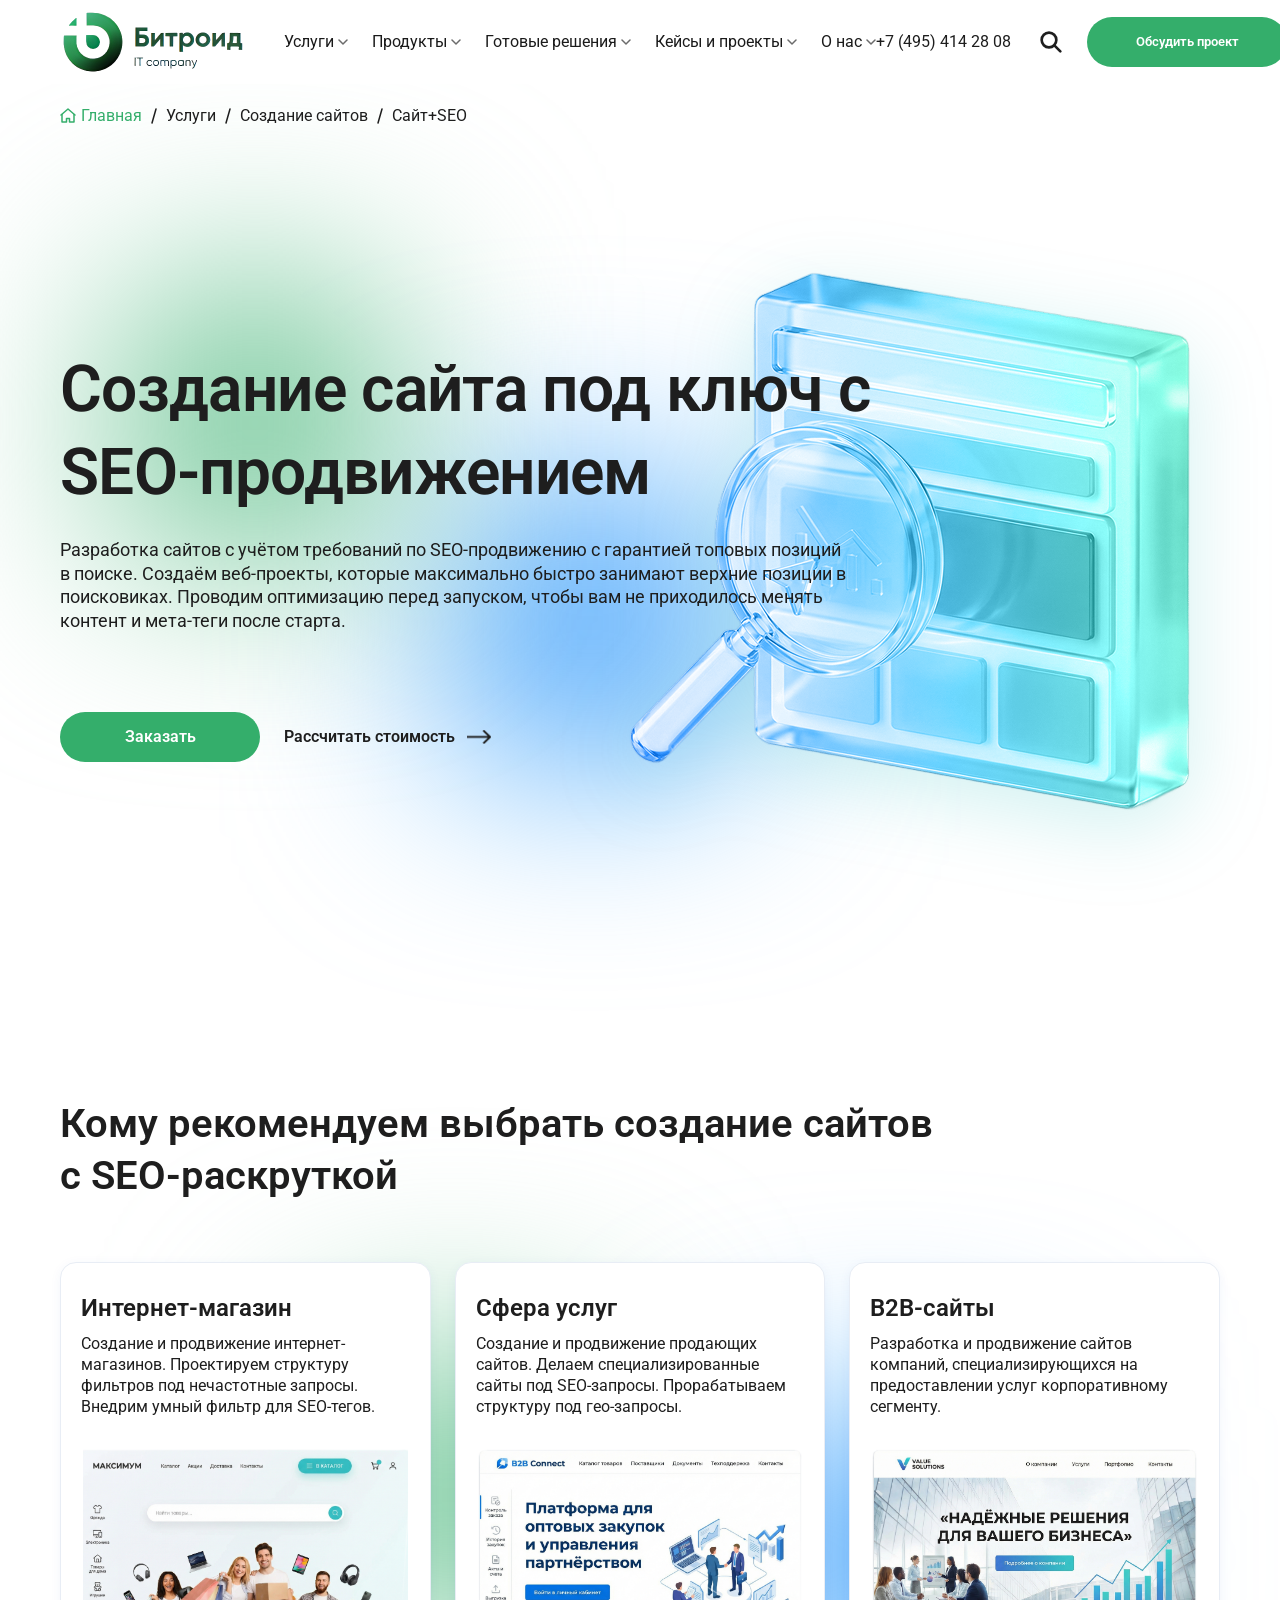
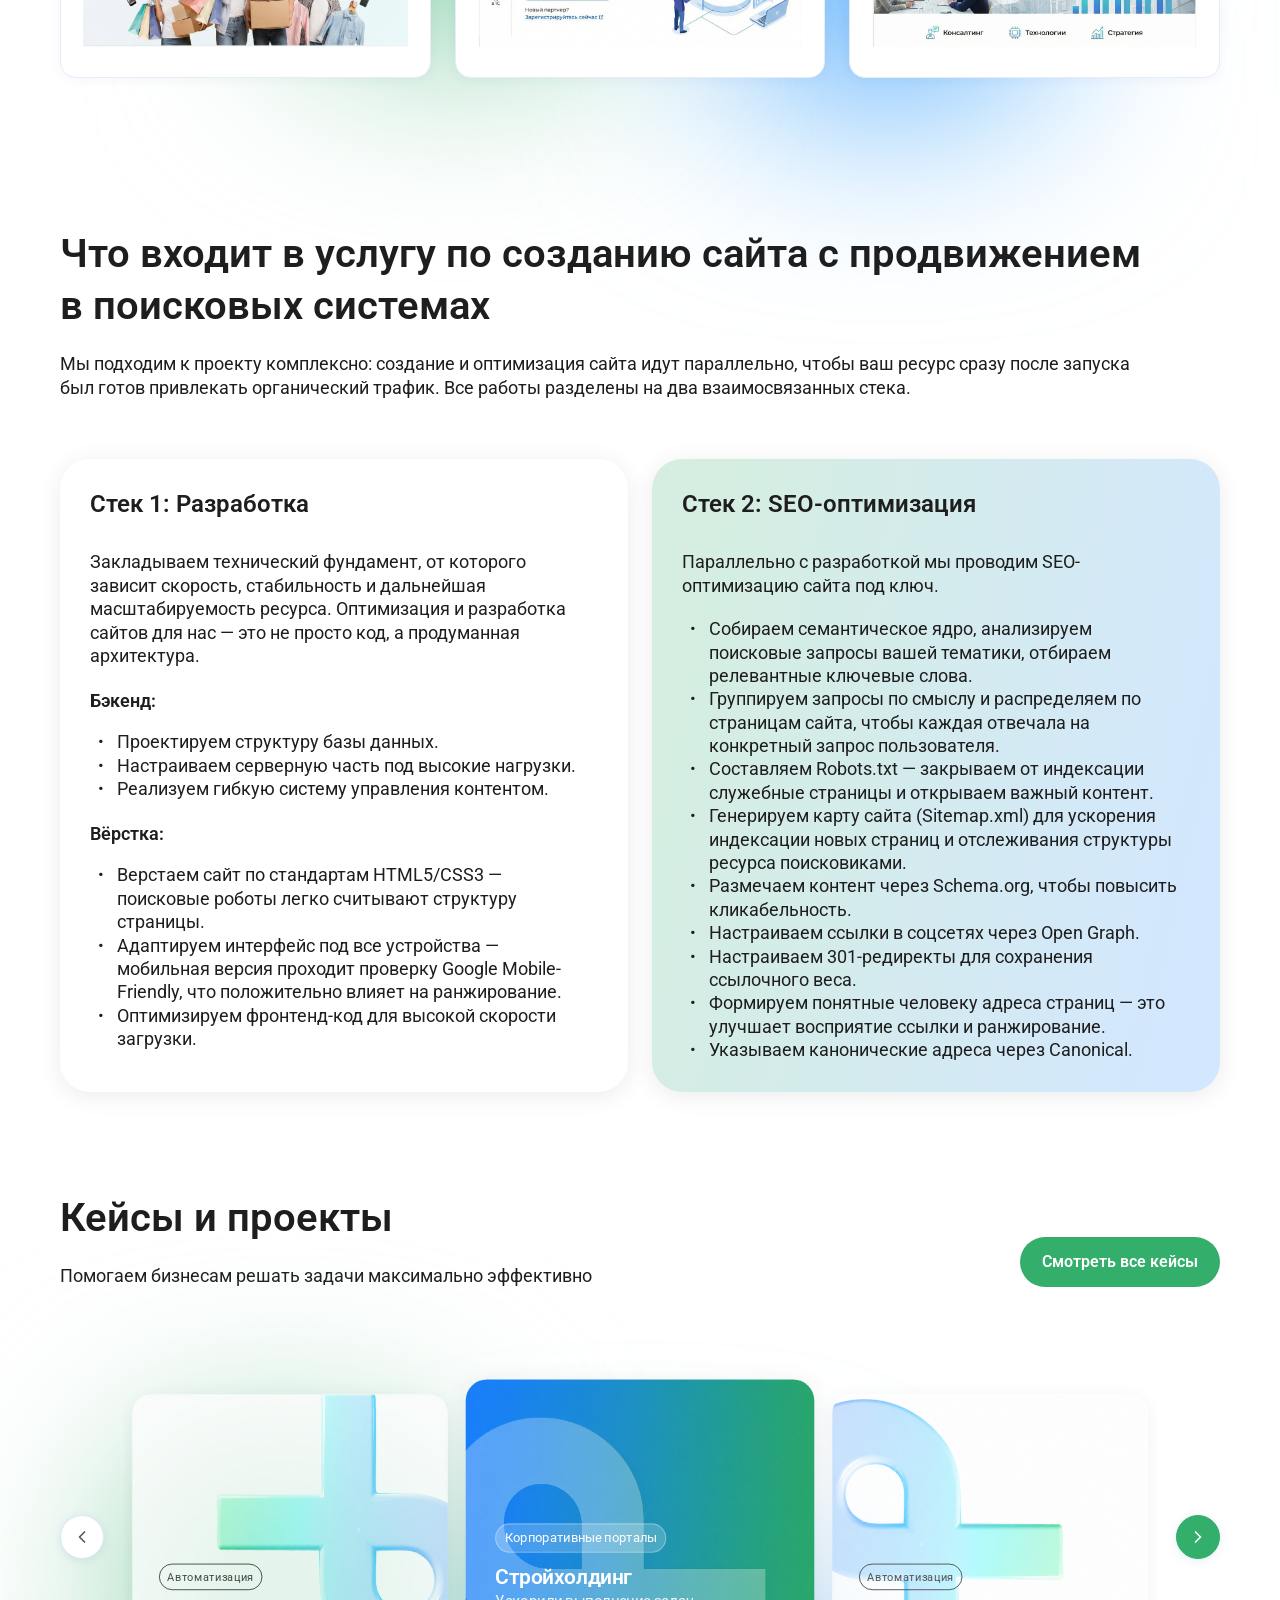
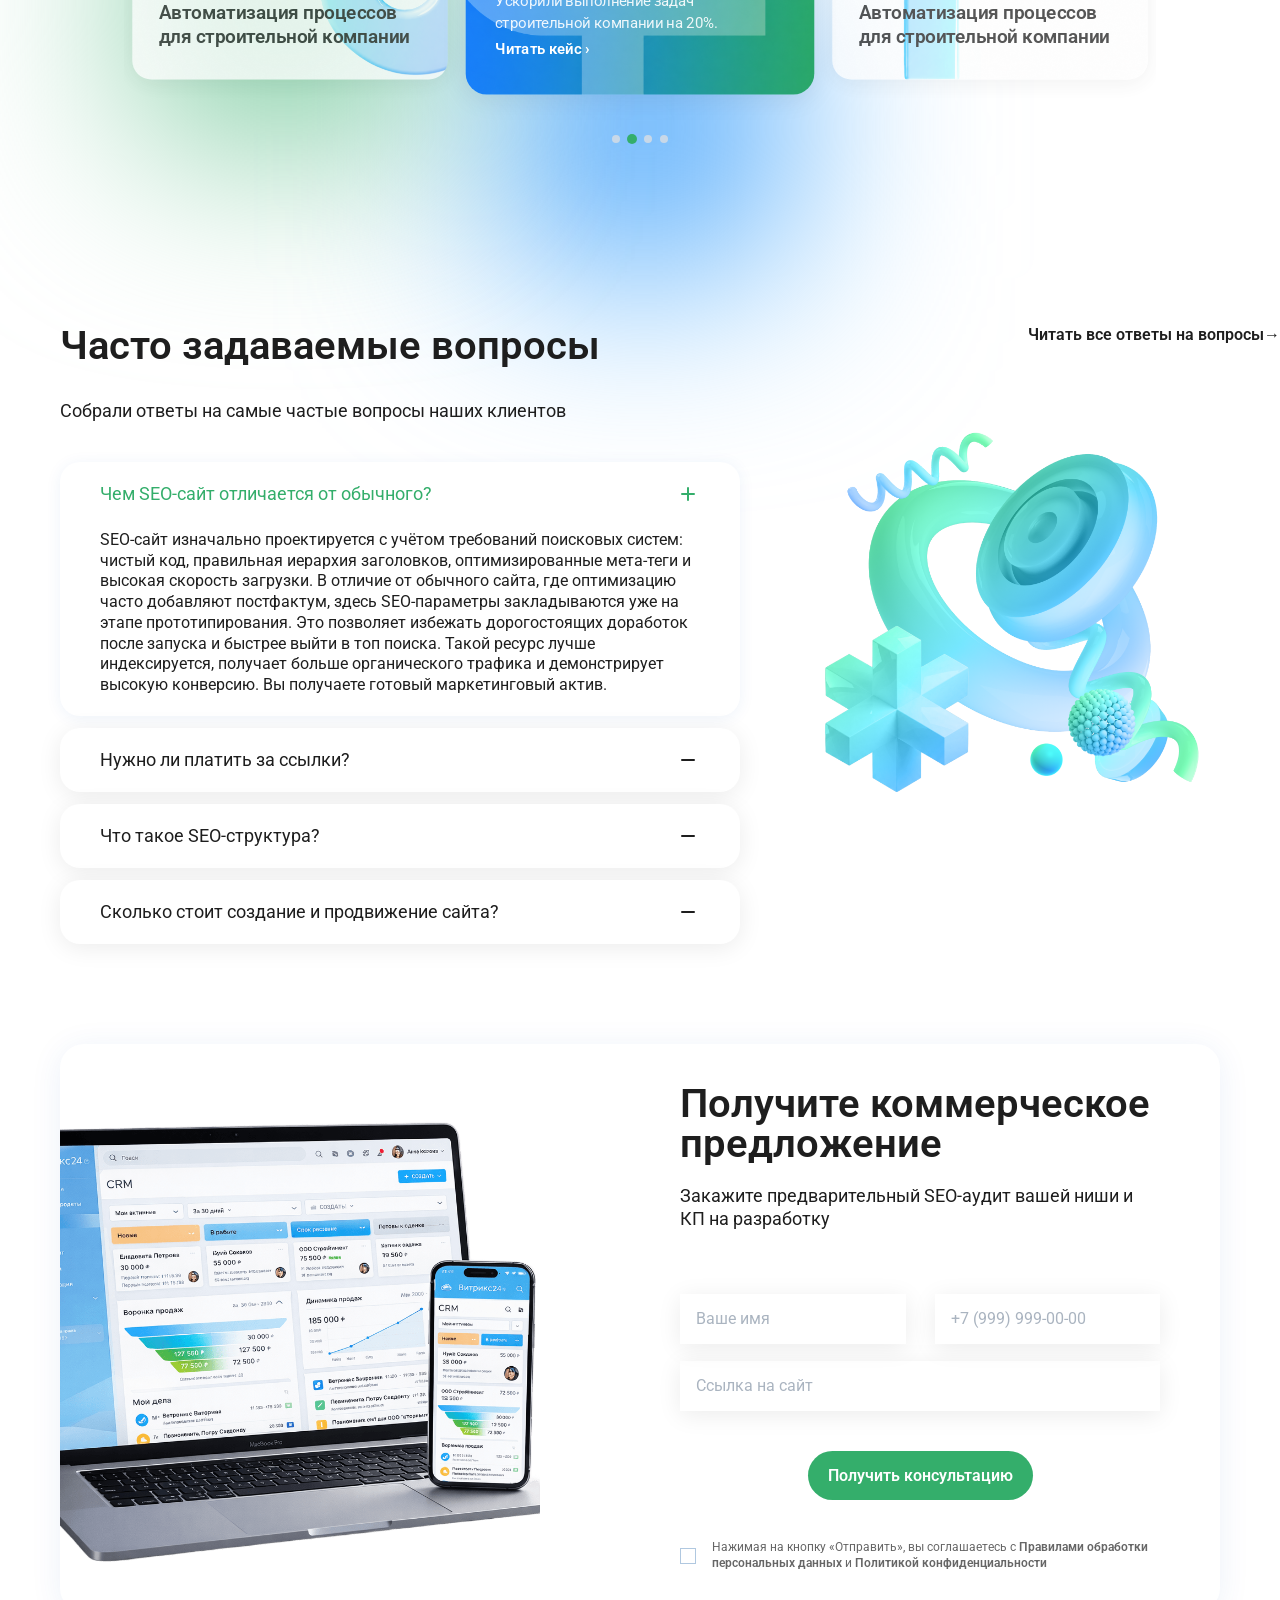
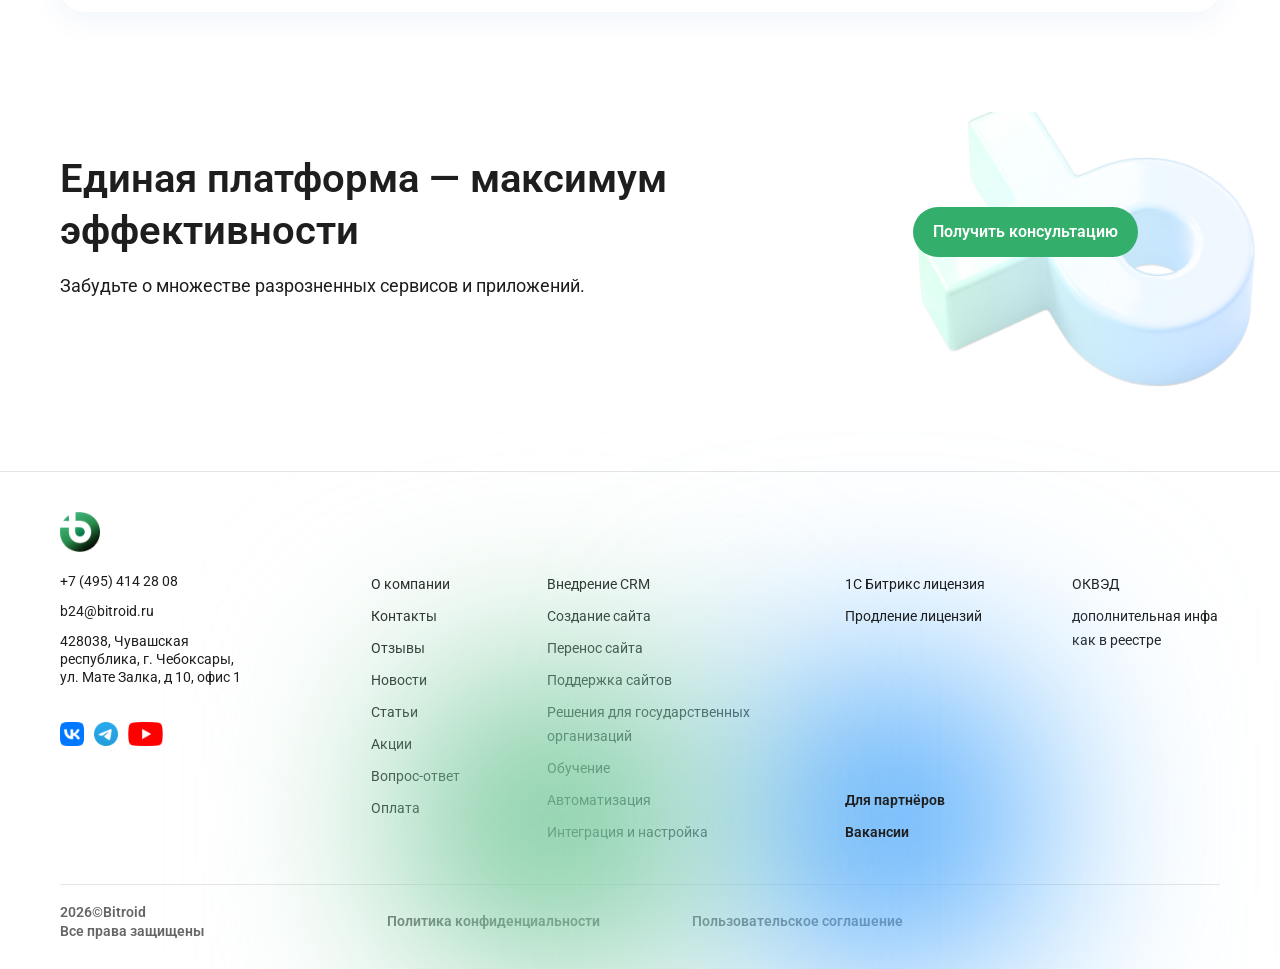
<file: index.html>
<!DOCTYPE html>
<html lang="ru">
<head>
  <meta charset="UTF-8">
  <meta http-equiv="X-UA-Compatible" content="IE=edge">
  <meta name="viewport" content="width=device-width, initial-scale=1.0">
  <meta name="description" content="Создание сайтов под ключ с SEO-продвижением. Разработка веб-проектов с гарантией топовых позиций в поиске.">
  <meta name="keywords" content="создание сайтов, SEO-продвижение, разработка сайтов, веб-разработка, интернет-магазин, корпоративный сайт">
  <meta name="author" content="Битроид">
  <title>Битроид — IT company | Создание сайтов</title>
  <link rel="preconnect" href="https://fonts.googleapis.com">
  <link rel="preconnect" href="https://fonts.gstatic.com" crossorigin>
  <link href="https://fonts.googleapis.com/css2?family=Roboto:wght@400;700&display=swap" rel="stylesheet">
  <link rel="stylesheet" href="css/normalize.css">
  <link rel="stylesheet" href="css/main.css">
</head>
<body>
 <!--  ========== Ellipse ========== -->
  <div class="group group__ellipse8 group48__ellipse8"></div>
  <div class="group group__ellipse9 group48__ellipse9"></div>
  <div class="group group__ellipse8 group49__ellipse8"></div>
  <div class="group group__ellipse9 group49__ellipse9"></div>
  <div class="group group__ellipse8 group56__ellipse8"></div>
  <div class="group group__ellipse9 group56__ellipse9"></div>
  <div class="group group__ellipse8 group52__ellipse8"></div>
  <div class="group group__ellipse9 group52__ellipse9"></div>

  <!-- ========== HEADER ========== -->
  <div id="header-placeholder"></div>
  <!-- ========== /HEADER ========== -->

  <!-- ========== CONTENT ========== -->
  <div id="content-placeholder"></div>
  <!-- ========== /CONTENT ========== -->

  <!-- ========== FOOTER ========== -->
  <div id="footer-placeholder"></div>
  <!-- ========== /FOOTER ========== -->

  <script>
    // Function to load HTML components
    async function loadComponent(url, placeholderId) {
      try {
        const response = await fetch(url);
        if (!response.ok) {
          throw new Error(`Failed to load ${url}: ${response.status}`);
        }
        const html = await response.text();
        document.getElementById(placeholderId).innerHTML = html;
      } catch (error) {
        console.error(`Error loading component from ${url}:`, error);
      }
    }

    // Load all components when DOM is ready
    document.addEventListener('DOMContentLoaded', async function() {
      // Load components in parallel
      await Promise.all([
        loadComponent('components/header.html', 'header-placeholder'),
        loadComponent('content.html', 'content-placeholder'),
        loadComponent('components/footer.html', 'footer-placeholder')
      ]);

      // After components are loaded, initialize the main.js functionality
      const script = document.createElement('script');
      script.src = 'js/main.js';
      document.body.appendChild(script);
    });
  </script>
</body>
</html>
</file>
<file: css/main.css>
/* ==========================================================================
   main.css — Битроид IT company
   Structure: Variables → Base → Layout helpers → Components → Responsive
   ========================================================================== */

/* --------------------------------------------------------------------------
   1. CSS CUSTOM PROPERTIES (Design Tokens)
   -------------------------------------------------------------------------- */
:root {
  /* Colors */
  --color-primary:       #34AE6B;   /* green — logo, CTA button, accents    */
  --color-primary-dark:  #2d8a29;   /* green hover state                    */
  --color-text:          #1e1e1e;   /* main body text                       */
  --color-text-secondary:#6b6b6b;   /* "IT company" subtitle, muted text    */
  --color-bg:            #ffffff;   /* page / header background             */
  --color-border:        #e5e5e5;   /* header bottom border                 */
  --color-nav-link:      #1a1a1a;   /* nav link text                        */
  --color-nav-link-hover:#3aaa35;   /* nav link hover                       */
  --color-phone:         #1a1a1a;   /* phone number text                    */

  /* Typography */
  --font-family-base:    'Roboto';
  --font-size-base:      16px;
  --font-size-sm:        13px;
  --font-size-xs:        11px;
  --font-weight-normal:  400;
  --font-weight-bold:    600;
  --line-height-base:    1.5;

  /* Spacing */
  --spacing-xs:   4px;
  --spacing-sm:   8px;
  --spacing-md:   16px;
  --spacing-lg:   24px;
  --spacing-xl:   32px;
  --spacing-2xl:  48px;

  /* Layout */
  --container-max-width: 1440px;
  --container-padding:   0 20px;
  --header-height:       84px;
  --header-height-mobile:60px;

  /* Border radius */
  --radius-btn:   6px;
  --radius-sm:    4px;

  /* Transitions */
  --transition-base: 0.2s ease;

  /* Z-index layers */
  --z-header:    100;
  --z-dropdown:  200;
  --z-overlay:   300;
}

/* --------------------------------------------------------------------------
   2. BASE RESET & GLOBAL STYLES
   -------------------------------------------------------------------------- */
*,
*::before,
*::after {
  box-sizing: border-box;
}

html {
  font-size: var(--font-size-base);
  scroll-behavior: smooth;
}

body {
  font-family: var(--font-family-base);
  font-size: var(--font-size-base);
  font-weight: var(--font-weight-normal);
  line-height: var(--line-height-base);
  color: var(--color-text);
  background-color: var(--color-bg);
  -webkit-font-smoothing: antialiased;
  -moz-osx-font-smoothing: grayscale;

}

@media (min-width: 1440px) {
  body {
    max-width: 1440px;
    margin-left: auto;
    margin-right: auto;
    position: relative;
  }
}

a {
  color: inherit;
  text-decoration: none;
  transition: color var(--transition-base);
}

a:hover {
  color: var(--color-primary);
}

ul, ol {
  list-style: none;
  margin: 0;
  padding: 0;
}

img {
  max-width: 100%;
  height: auto;
  display: block;
}

button {
  cursor: pointer;
  border: none;
  background: none;
  padding: 0;
  font-family: inherit;
}

/* --------------------------------------------------------------------------
   3. LAYOUT HELPERS
   -------------------------------------------------------------------------- */

/* Centered container */
.container {
  width: 100%;
  max-width: var(--container-max-width);
  margin-left: auto;
  margin-right: auto;
  padding: 0 60px;
   position: relative;
  z-index: 1;
}

/* Flex utilities */
.d-flex        { display: flex; }
.align-center  { align-items: center; }
.justify-between { justify-content: space-between; }
.gap-sm        { gap: var(--spacing-sm); }
.gap-md        { gap: var(--spacing-md); }

/* Visually hidden (accessibility) */
.visually-hidden {
  position: absolute;
  width: 1px;
  height: 1px;
  padding: 0;
  margin: -1px;
  overflow: hidden;
  clip: rect(0, 0, 0, 0);
  white-space: nowrap;
  border: 0;
}

/* ==========================================================================
   COMPONENT: Group_Ellipse
   ========================================================================== */

.group {
  position: absolute;
  width: 300px;
  height: 300px;
  border-radius: 20px;
  z-index: 0;
  filter: blur(100px);
}

.group__ellipse8 {
  background: radial-gradient(circle, #2587F9 0%, #A0E0FF 100%, transparent 100%);
}

.group__ellipse9 {
  background: radial-gradient(circle, #34AE6B 0%, #D5EEE1 100%, transparent 100%);
}

.group48__ellipse9 {
  top: 273px;
  left: 105px;
}

.group48__ellipse8 {
  top:473px;
  left: 440px;
}

.group49__ellipse9 {
  top: 1345px;
  left: 305px;
}

.group49__ellipse8 {
  top: 1407px;
  left: 738px;
}

.group56__ellipse9 {
  top: 3052px;
  left: 134px;
}

.group56__ellipse8 {
  top: 3178px;
  left: 494px;
}

.group52__ellipse9 {
  top: 5469px;
  left: 402px;
}

.group52__ellipse8 {
  top: 5469px;
  left: 739px;
}
/* ==========================================================================
   COMPONENT: Header
   Spec: 1440px canvas, height 84px, container padding 60px
   ========================================================================== */

.header {
  position: sticky;
  top: 0;
  left: 0;
  width: 100%;
  height: 84px;
  background-color: var(--color-bg);
  z-index: var(--z-header);
}

.header__inner {
  display: flex;
  align-items: center;
  justify-content: space-between;
  height: 84px;
  padding: 17px 60px 17px 60px;
  max-width: 1440px;
  margin: 0 auto;
  gap: 0;
}

/* --------------------------------------------------------------------------
   .header__logo — 198×64px, 7px from left edge
   -------------------------------------------------------------------------- */
.header__logo {
  display: flex;
  align-items: center;
  gap: 10px;
  flex-shrink: 0;
  text-decoration: none;
  width: 198px;
  height: 64px;
}

.header__logo-img {
  width: 198px;
  height:64px;
  flex-shrink: 0;
}

.header__logo-text {
  display: none;
  flex-direction: column;
  line-height: 1.2;
}

.header__logo-name {
  font-size: 18px;
  font-weight: var(--font-weight-bold);
  color: var(--color-text);
  letter-spacing: 0.01em;
}

.header__logo-tagline {
  font-size: var(--font-size-xs);
  color: #a0aec0;
  font-weight: var(--font-weight-normal);
  letter-spacing: 0.02em;
}

/* --------------------------------------------------------------------------
   .nav — items 70×21px hug, gap 33px between items, 30px from logo
   -------------------------------------------------------------------------- */
.nav {
  display: flex;
  align-items: center;
  margin-left: 26px;
  flex: 1;
}

.nav__list {
  display: flex;
  align-items: center;
  gap: 24px;
  margin: 0;
  padding: 0;
  list-style: none;
}

.nav__item {
  position: relative;
}

.nav__link {
  display: flex;
  align-items: center;
  gap: 4px;
  padding: 0;
  font-size: var(--font-size-base);
  font-weight: var(--font-weight-normal);
  color: var(--color-nav-link);
  white-space: nowrap;
  border-radius: var(--radius-sm);
  background: none;
  border: none;
  cursor: pointer;
  font-family: inherit;
  transition: color var(--transition-base), background-color var(--transition-base);
  height: 21px;
  line-height: 1;
}

.nav__link:hover {
  color: var(--color-primary);
  background-color: rgba(58, 170, 53, 0.06);
}

/* Dropdown arrow icon */
.nav__arrow {
  display: inline-block;
  width: 10px;
  height: 6px;
  background-image: url("data:image/svg+xml,%3Csvg xmlns='http://www.w3.org/2000/svg' viewBox='0 0 10 6'%3E%3Cpath d='M1 1l4 4 4-4' stroke='%236b6b6b' stroke-width='1.5' fill='none' stroke-linecap='round' stroke-linejoin='round'/%3E%3C/svg%3E");
  background-repeat: no-repeat;
  background-size: contain;
  transition: transform var(--transition-base);
  flex-shrink: 0;
}

.nav__item--open .nav__arrow {
  transform: rotate(180deg);
}

/* --------------------------------------------------------------------------
   .dropdown
   -------------------------------------------------------------------------- */
.dropdown {
  position: absolute;
  top: calc(100% + 8px);
  left: 0;
  min-width: 200px;
  background-color: var(--color-bg);
  border: 1px solid var(--color-border);
  border-radius: var(--radius-sm);
  box-shadow: 0 8px 24px rgba(0, 0, 0, 0.10);
  opacity: 0;
  visibility: hidden;
  transform: translateY(-6px);
  transition: opacity var(--transition-base),
              visibility var(--transition-base),
              transform var(--transition-base);
  z-index: var(--z-dropdown);
}

.nav__item--open .dropdown {
  opacity: 1;
  visibility: visible;
  transform: translateY(0);
}

.dropdown__list {
  padding: var(--spacing-sm) 0;
}

.dropdown__link {
  display: block;
  padding: 8px 16px;
  font-size: var(--font-size-sm);
  color: var(--color-nav-link);
  transition: color var(--transition-base), background-color var(--transition-base);
}

.dropdown__link:hover {
  color: var(--color-primary);
  background-color: rgba(58, 170, 53, 0.06);
}

/* --------------------------------------------------------------------------
   .header__actions — phone (136×18px) + search (24×24px) + CTA (200×50px)
   gaps: phone→search 3px, search→CTA 13px
   -------------------------------------------------------------------------- */
.header__actions {
  display: flex;
  align-items: center;
  gap: 0;
  flex-shrink: 0;
  margin-left: auto;
}

.header__phone {
  font-family: 'Roboto', var(--font-family-base);
  font-size: var(--font-size-base);
  font-weight: 400;
  line-height: 1.1;
  color: var(--color-text);;
  white-space: nowrap;
  text-decoration: none;
  transition: color var(--transition-base);
  width: 136px;
  height: 18px;
  display: flex;
  align-items: center;
  margin-right: 3px;
}

.header__phone:hover {
  color: var(--color-primary);
}

/* Search button — 24×24px */
.header__search-btn {
  display: flex;
  align-items: center;
  justify-content: center;
  width: 24px;
  height: 24px;
  background: none;
  border: none;
  cursor: pointer;
  color: var(--color-text);
  flex-shrink: 0;
  transition: color var(--transition-base);
  margin-right: 24px;
  margin-left: 24px;
}

.header__search-btn:hover {
  color: var(--color-primary);
}

.header__search-btn svg {
  width: 24px;
  height: 24px;
  stroke: currentColor;
  fill: none;
  stroke-width: 2;
  stroke-linecap: round;
  stroke-linejoin: round;
}

/* CTA button — 200×50px hug, pill shape */
.btn-cta {
  display: inline-flex;
  align-items: center;
  justify-content: center;
  width: 200px;
  height: 50px;
  padding: 16px 35.5px;
  font-size: 13px;
  font-weight: var(--font-weight-bold);
  color: #ffffff;
  background-color: #34AE6B;
  border: none;
  border-radius: 60px;
  white-space: nowrap;
  text-decoration: none;
  transition: background-color var(--transition-base),
              color var(--transition-base);
  cursor: pointer;
  flex-shrink: 0;
}

.btn-cta:hover {
  background-color: var(--color-primary-dark);
  border-color: var(--color-primary-dark);
  color: #ffffff;
}

/* --------------------------------------------------------------------------
   .burger — hidden on desktop
   -------------------------------------------------------------------------- */
.burger {
  display: none;
  flex-direction: column;
  justify-content: center;
  align-items: center;
  gap: 5px;
  width: 36px;
  height: 36px;
  background: none;
  border: none;
  cursor: pointer;
  padding: 4px;
  border-radius: var(--radius-sm);
  transition: background-color var(--transition-base);
}

.burger:hover {
  background-color: rgba(58, 170, 53, 0.06);
}

.burger__line {
  display: block;
  width: 22px;
  height: 2px;
  background-color: var(--color-text);
  border-radius: 2px;
  transition: transform var(--transition-base),
              opacity var(--transition-base);
}

.burger--active .burger__line:nth-child(1) {
  transform: translateY(7px) rotate(45deg);
}
.burger--active .burger__line:nth-child(2) {
  opacity: 0;
  transform: scaleX(0);
}
.burger--active .burger__line:nth-child(3) {
  transform: translateY(-7px) rotate(-45deg);
}

/* --------------------------------------------------------------------------
   Mobile nav overlay
   -------------------------------------------------------------------------- */
.mobile-nav {
  display: none;
  position: fixed;
  top: var(--header-height-mobile);
  left: 0;
  width: 100%;
  height: calc(100vh - var(--header-height-mobile));
  background-color: var(--color-bg);
  overflow-y: auto;
  z-index: var(--z-overlay);
  padding: var(--spacing-md) 0;
  border-top: 1px solid var(--color-border);
  opacity: 0;
  visibility: hidden;
  transform: translateY(-8px);
  transition: opacity var(--transition-base),
              visibility var(--transition-base),
              transform var(--transition-base);
}

.mobile-nav--open {
  opacity: 1;
  visibility: visible;
  transform: translateY(0);
}

.mobile-nav__list {
  padding: 0;
  margin: 0;
  list-style: none;
}

.mobile-nav__item {
  border-bottom: 1px solid var(--color-border);
}

.mobile-nav__link {
  display: flex;
  align-items: center;
  justify-content: space-between;
  padding: 14px 20px;
  font-size: 15px;
  font-weight: var(--font-weight-normal);
  color: var(--color-nav-link);
  background: none;
  border: none;
  width: 100%;
  cursor: pointer;
  font-family: inherit;
  transition: color var(--transition-base), background-color var(--transition-base);
}

.mobile-nav__link:hover {
  color: var(--color-primary);
  background-color: rgba(58, 170, 53, 0.04);
}

.mobile-nav__arrow {
  width: 10px;
  height: 6px;
  background-image: url("data:image/svg+xml,%3Csvg xmlns='http://www.w3.org/2000/svg' viewBox='0 0 10 6'%3E%3Cpath d='M1 1l4 4 4-4' stroke='%236b6b6b' stroke-width='1.5' fill='none' stroke-linecap='round' stroke-linejoin='round'/%3E%3C/svg%3E");
  background-repeat: no-repeat;
  background-size: contain;
  transition: transform var(--transition-base);
  flex-shrink: 0;
}

.mobile-nav__item--open .mobile-nav__arrow {
  transform: rotate(180deg);
}

.mobile-dropdown {
  display: none;
  background-color: #f9f9f9;
  padding: var(--spacing-xs) 0;
}

.mobile-nav__item--open .mobile-dropdown {
  display: block;
}

.mobile-dropdown__link {
  display: block;
  padding: 10px 32px;
  font-size: var(--font-size-sm);
  color: var(--color-nav-link);
  transition: color var(--transition-base);
}

.mobile-dropdown__link:hover {
  color: var(--color-primary);
}

.mobile-nav__footer {
  padding: var(--spacing-md) 20px;
  display: flex;
  flex-direction: column;
  gap: var(--spacing-md);
}

.mobile-nav__phone {
  font-size: var(--font-size-base);
  font-weight: var(--font-weight-bold);
  color: var(--color-phone);
}

/* --------------------------------------------------------------------------
   RESPONSIVE — Tablet ≤ 1300px
   -------------------------------------------------------------------------- */

  @media (max-width: 1300px) {
    .mobile-nav {
      display: block;
    }
  }

/* --------------------------------------------------------------------------
   RESPONSIVE — Tablet ≤ 1200px
   -------------------------------------------------------------------------- */
@media (max-width: 1200px) {
  .header {
    height: 84px;
  }

  .header__inner {
    padding: 10px 30px 10px 45px;
  }

  .nav,
  .header__phone,
  .btn-cta {
    display: none;
  }

  .header__logo-text {
    display: flex;
  }

  .header__logo {
    width: 195px;
    height: 64px;
  }

  .burger {
    display: flex;
  }

  .header__actions {
    margin-left: auto;
    gap: 16px;
  }

  .header__search-btn {
    margin-right: 0;
  }

  .banner__image {
    width: 600px;
    height: 600px;
    z-index: 0;
  }

  .group {
    position: absolute;
    width: 190px;
    height: 190px;
    border-radius: 20px;
    z-index: 0;
    filter: blur(100px);
  }
 
  .group48__ellipse9 {
    top: 199px;
    left: 68px;
  }

  .group48__ellipse8 {
    top: 381px;
    left: 207px;
  }

  .group49__ellipse9 {
    top: 1034px;
    left: 166px;
  }

  .group49__ellipse8 {
    top: 1149px;
    left: 409px;
  }

  .group56__ellipse9 {
    top: 2448px;
    left: 98px;
  }

  .group56__ellipse8 {
    top: 2068px;
    left: 463px;
  }

  .group52__ellipse9 {
    top: 5018px;
    left: 398px;
  }

  .group52__ellipse8 {
    top: 5018px;
    left: 179px;
  }
}

/* --------------------------------------------------------------------------
   RESPONSIVE — Mobile ≤ 640px
   -------------------------------------------------------------------------- */
@media (max-width: 640px) {
  .header {
    height: 48px;
  }

  .header__inner {
    padding: 0 16px;
  }

  .header__logo {
    width: auto;
    height: 32px;
  }

  .header__logo-img {
    height: 32px;
    width: auto;
  }

  .header__actions {
    gap: 12px;
  }

  .group {
    position: absolute;
    width: 100px;
    height: 100px;
    border-radius: 20px;
    z-index: 0;
    filter: blur(100px);
  }
 
  .group48__ellipse9 {
    top: 110px;
    left: 122.85px;
  }

  .group48__ellipse8 {
    top: 257px;
    left: 59.85px;
  }

  .group49__ellipse9 {
    top: 1044.18px;
    left: 204.09px;
  }

  .group49__ellipse8 {
    top: 1044px;
    left: 56px;
  }

  .group56__ellipse9 {
    top: 3152px;
    left: 65px;
  }

  .group56__ellipse8 {
    top: 3215.14px;
    left: 194.15px;
  }

  .group52__ellipse9 {
    top: 4392.41px;
    left: 73px;
  }

  .group52__ellipse8 {
    top: 4455.55px;
    left: 202.15px;
  }
}

/* --------------------------------------------------------------------------
   RESPONSIVE — Small mobile ≤ 320px
   -------------------------------------------------------------------------- */
@media (max-width: 320px) {
  .header__logo-tagline {
    display: none;
  }

  .header__logo-name {
    font-size: 15px;
  }

  .header__logo-img {
    width: 34px;
    height: 34px;
  }

  .group {
    position: absolute;
    width: 100px;
    height: 100px;
    border-radius: 20px;
    z-index: 0;
    filter: blur(100px);
  }
 
  .group48__ellipse9 {
    top: 110px;
    left: 122.85px;
  }

  .group48__ellipse8 {
    top: 257px;
    left: 59.85px;
  }

  .group49__ellipse9 {
    top: 1044.18px;
    left: 204.09px;
  }

  .group49__ellipse8 {
    top: 1044px;
    left: 56px;
  }

  .group56__ellipse9 {
    top: 3152px;
    left: 65px;
  }

  .group56__ellipse8 {
    top: 3215.14px;
    left: 194.15px;
  }

  .group52__ellipse9 {
    top: 4392.41px;
    left: 73px;
  }

  .group52__ellipse8 {
    top: 4455.55px;
    left: 202.15px;
  }
}

/* ==========================================================================
   COMPONENT: Breadcrumb
   ========================================================================== */

.breadcrumb {
  height: 64px;
  align-items: center;
  display: flex;
}

.breadcrumb__list {
  display: flex;
  align-items: center;
  flex-wrap: wrap;
  gap: 0;
  margin: 0;
  padding: 0;
  list-style: none;
}

.breadcrumb__item {
  display: flex;
  align-items: center;
  height: 21px;
  font-family: 'Roboto', var(--font-family-base);
  font-size: 16px;
  font-weight: 400;
  line-height: 1.3;
  color: var(--color-text);
}

/* Separator — 24×24px SVG slash */
.breadcrumb__item + .breadcrumb__item::before {
  content: '';
  display: inline-flex;
  align-items: center;
  justify-content: center;
  width: 24px;
  height: 24px;
  flex-shrink: 0;
  background-image: url("data:image/svg+xml,%3Csvg xmlns='http://www.w3.org/2000/svg' width='24' height='24' viewBox='0 0 24 24' fill='none'%3E%3Cpath d='M14 5L10 19' stroke='%231E1E1E' stroke-width='1.5' stroke-linecap='round'/%3E%3C/svg%3E");
  background-repeat: no-repeat;
  background-position: center;
  background-size: 24px 24px;
}

.breadcrumb__link {
  color: var(--color-primary);
  text-decoration: none;
  transition: color var(--transition-base);
  display: flex;
  align-items: center;
  gap: 5px;
  height: 21px;
}

.breadcrumb__link--plain {
  color: var(--color-text);
}

.breadcrumb__link:hover {
  color: var(--color-primary-dark);
  text-decoration: underline;
}

/* Home icon */
.breadcrumb__icon {
  width: 16px;
  height: 16px;
  flex-shrink: 0;
  fill: none;
  stroke: var(--color-primary);
  stroke-width: 1.5;
}

/* Current page — not a link */
.breadcrumb__item--current {
  color: var(--color-text);
  font-family: 'Roboto', var(--font-family-base);
  font-size: 16px;
  font-weight: 400;
  line-height: 1.3;
}

/* --------------------------------------------------------------------------
   RESPONSIVE
   -------------------------------------------------------------------------- */
@media (max-width: 640px) {
  .breadcrumb {
    height: auto;
    min-height: 62px;
    padding: 12px 0;
  }

  .breadcrumb__list {
    flex-wrap: wrap;
    row-gap: 4px;
  }

  .breadcrumb__item,
  .breadcrumb__item--current {
    font-size: 14px;
  }

  .container {
    padding: 0 16px;
  }
}

@media (max-width: 320px) {
  .breadcrumb__item,
  .breadcrumb__item--current {
    font-size: 11px;
  }
}

/* ==========================================================================
   COMPONENT: Banner / Hero section
   Spec: 1440 Fill × 800 canvas
   - Banner height: 800 - 84(header) = 716px
   - Content: 797×412 Hug, left 60px, top 200px from canvas, bottom 188px
   - padding-top: 200 - 84 = 116px
   - padding-bottom: 188px
   - Image left edge: 1440 - 583 = 857px → right: 0, width: 583px, overflows bottom
   ========================================================================== */

.banner {
  position: relative;
  overflow: hidden;
  /*height: 716px; /* 800px canvas - 84px header */
  padding-top: 200px;    /* 200px from canvas - 84px header - 64px breadcrumb */
  padding-bottom: 188px;
  height: 800px;
}

/* --------------------------------------------------------------------------
   Left: text content
   - Title: 1112 Fill × 166 Hug (stretches to fill available width)
   - Desc: 790×92 Hug (fixed width)
   - Actions: below desc
   -------------------------------------------------------------------------- */
.banner__content {
  width: 797px;
  max-width: calc(100% - 620px);
  flex-shrink: 0;
  z-index: 1;
  position: relative;
}

.banner__title {
  font-size: 64px;
  font-weight: var(--font-weight-bold);
  color: var(--color-text);
  line-height: 1.3;
  margin: 0 0 24px;
  letter-spacing: -0.01em;
  width: 850px;
}

.banner__desc {
  font-size: 18px;
  color: var(--color-text);
  line-height: 1.3;
  margin: 0 0 80px;
  width: 790px;
  font-family: 'Roboto';
  letter-spacing: 0;
}

/* CTA row */
.banner__actions {
  display: flex;
  align-items: center;
  gap: var(--spacing-lg);
}

.banner__actions-arrow {
  display: flex;
  align-items: center;
}

.banner__actions-arrow--image
{
  display: block;
  width: 24px;
  height: 14px;
  align-items: center;
  margin-left: 12px;
}

/* Primary pill button */
.btn-pill {
  display: inline-flex;
  align-items: center;
  justify-content: center;
  border-radius: 60px;
  padding: 16px 20px;
  font-family: "Roboto";
  font-size: 16px;
  font-weight: 600;
  line-height: 1.1;
  color: #ffffff;
  background-color: #34AE6B;
  border: none;
  text-decoration: none;
  white-space: nowrap;
  cursor: pointer;
  min-width: 200px;
  /* position: absolute; */
  /* top: 111px;
  right: 162.5px; */
}

.btn-cases {
  display: inline-flex;
  align-items: center;
  justify-content: center;
  border-radius: 60px;
  padding: 16px 22px;
  font-family: "Roboto";
  font-size: 16px;
  font-weight: 600;
  line-height: 1.1;
  color: #ffffff;
  background-color: #34AE6B;
  border: none;
  text-decoration: none;
  white-space: nowrap;
  cursor: pointer;
  min-width: 200px;
}


.btn-pill:hover {
  background-color: var(--color-primary-dark);
  color: #ffffff;
  box-shadow: 0 6px 20px rgba(58, 170, 53, 0.35);
  transform: translateY(-1px);
}

/* Text link with arrow */
.btn-text-arrow {
  display: inline-flex;
  align-items: center;
  gap: 6px;
  font-size: 16px;
  font-weight: var(--font-weight-bold);
  color: var(--color-text);
  text-decoration: none;
  transition: color var(--transition-base);
}

/* .btn-text-arrow::after {
  content: '→';
  display: inline-block;
  transition: transform var(--transition-base);
} */

.btn-text-arrow:hover {
  color: var(--color-primary);
}

.btn-text-arrow:hover::after {
  transform: translateX(4px);
}

/* --------------------------------------------------------------------------
   Right: illustration — fixed size, always visible, text overlays on top
   -------------------------------------------------------------------------- */
.banner__image {
  position: absolute;
  right: 0;
  top: 0;
  width: 800px;
  height: 800px;
  pointer-events: none;
  z-index: 0;
  display: flex;
  align-items: center;
  justify-content: flex-start;
}

.banner__image img {
  width: 800px;
  height: 800px;
  max-width: none;
  object-fit: contain;
  display: block;
  filter: drop-shadow(0 20px 40px rgba(0, 180, 180, 0.18));
}

/* --------------------------------------------------------------------------
   RESPONSIVE — Tablet 1024px
   -------------------------------------------------------------------------- */
@media (max-width: 1024px) {
  .banner {
    height: auto;
    padding-top: 80px;
    padding-bottom: 80px;
  }

  .banner__content {
    max-width: 55%;
    width: auto;
  }

  .banner__title {
    font-size: 42px;
    width: 524px;
  }

  .banner__desc {
    width: 524px;
    font-size: 16px;
  }

  .banner__image {
    width: 600px;
    height: 600px;
    z-index: 0;
  }

  .banner__image img {
    width: 600px;
    height: 600px;
    max-width: none;
    object-fit: contain;
    display: block;
    filter: drop-shadow(0 20px 40px rgba(0, 180, 180, 0.18));
  }

  
  .banner__image img {
    width: 600px;
    height: 600px;
    object-fit: contain;
  }

  .faq {
    padding: 72px 0 56px;
  }

  .faq__title { font-size: 28px; }

  .faq__all-link--desktop { display: none; }
  .faq__all-link--mobile  { display: inline-flex; margin-top: 28px; }

  .faq__body {
    grid-template-columns: 1fr !important;
    gap: 0;
  }

  .faq__illustration { display: none; }

  .contact__card {
    grid-template-columns: 1fr !important;
    border-radius: 20px;
  }

  .contact__image { display: none; }
}

/* --------------------------------------------------------------------------
   RESPONSIVE — Tablet 768px
   -------------------------------------------------------------------------- */
@media (max-width: 768px) {
  .banner {
    height: 600px;
    padding-top: 48px;
    padding-bottom: 0;
    min-height: unset;
    overflow: hidden;
  }

  .banner__content {
    max-width: 100%;
    width: auto;
    position: relative;
    z-index: 1;
  }

  .banner__title {
    font-size: 42px;
    line-height: 1.15;
    width: auto;
    margin-bottom: 16px;
  }

  .banner__desc {
    font-size: 16px;
    line-height: 1.5;
    max-width: 100%;
    width: auto;
    margin-bottom: 40px;
  }

  .banner__image {
    right: 0;
    top: 0;
    width: 600px;
    height: 600px;
    z-index: 0;
  }

  .banner__image img {
    width: 600px;
    height: 600px;
  }
}

/* --------------------------------------------------------------------------
   RESPONSIVE — Mobile 360px
   -------------------------------------------------------------------------- */
@media (max-width: 480px) {
  .banner {
    height: auto;
    min-height: 545px;
    padding-top: 80px;
    overflow: visible;
    position: relative;
  }

  .banner__content {
    max-width: 100%;
    width: 100%;
    text-align: center;
    position: relative;
    z-index: 10;
  }

  .banner__title {
    font-size: 24px;
    line-height: 1.2;
    width: auto;
    margin-bottom: 16px;
  }

  .banner__desc {
    font-size: 14px;
    line-height: 1.5;
    max-width: 100%;
    width: auto;
    margin-bottom: 0;
    text-align: center;
  }

  .banner__actions {
    position: relative;
    z-index: 10;
    flex-direction: column;
    align-items: center;
    gap: 12px;
    padding: 0 62px;
    margin-top: 104px;
  }

  .banner__actions .btn-pill {
    /* width: 100%; */
    max-width: none;
  }

  .banner__image {
    position: absolute;
    left: 45%;
    transform: translateX(-50%);
    top: 168px;
    width: calc(100% - 40px);
    max-width: 450px;
    height: 450px;
    aspect-ratio: 1;
    z-index: 0;
    opacity: 1;
  }

  .banner__image img {  
    right: 0;
    top: 0;
    width: 100%;
    height: 100%;
    object-fit: contain;
  }

  .faq__item {
    padding: 16px !important;
  }
  
}

/* ==========================================================================
   COMPONENT: Who section — "Кому рекомендуем"
   1440px: 3-column grid | 768px: vertical stack | 360px: slider
   ========================================================================== */

.who {
  padding-top: 150px;
  background: #fff;
}

.who__title {
  font-size: 40px;
  font-weight: var(--font-weight-bold);
  color: var(--color-text);
  line-height: 1.3;
  margin: 0 0 60px;
}

.who__title-br { display: inline; }

/* --------------------------------------------------------------------------
   Cards grid — 3 columns on desktop
   -------------------------------------------------------------------------- */
.who__cards {
  display: grid;
  grid-template-columns: repeat(3, 1fr);
  gap: 24px;
}

.who__card {
  background: #fff;
  border-radius: 16px;
  border: 1px solid #e8edf5;
  overflow: hidden;
  display: flex;
  flex-direction: column;
  box-shadow: 0 2px 12px rgba(0, 80, 180, 0.05);
}

.who__card-body {
  padding: 30px 24px 0px 20px;
}

.who__card-body2 {
  padding: 30px 23px 0px 20px;
}

.who__card-body3 {
  padding: 30px 49px 0px 20px;
}

.who__card-title {
  font-size: 24px;
  font-weight: var(--font-weight-bold);
  color: var(--color-text);
  margin: 0 0 10px;
  line-height: 1.3;
}

.who__card-desc {
  font-size: 16px;
  color: var(--color-text);
  line-height: 1.3;
  margin: 0;
  font-weight: 400;
  font-family: 'Roboto';
}

.who__card-img {
  margin-top: auto;
  overflow: hidden;
  border-radius: 0 0 14px 14px;
  height: 260px;
  flex-shrink: 0;
  padding: 32px 22px 30px 22px;
}

.who__card-img img {
  width: 100%;
  height: 100%;
  display: block;
  object-fit: cover;
  object-position: top;
}

/* Dots — hidden on desktop/tablet */
.who__dots {
  display: none;
}

/* --------------------------------------------------------------------------
   768px — vertical stack, text left + image right
   -------------------------------------------------------------------------- */
@media (max-width: 768px) {
  .who {
    padding: 60px 0;
  }

  .who__title {
    font-size: 28px;
    margin-bottom: 32px;
  }

  .who__cards {
    grid-template-columns: 1fr;
    gap: 16px;
  }

  .who__card {
    flex-direction: row;
    align-items: stretch;
    border-radius: 16px;
  }

  .who__card-body {
    flex: 1;
    padding: 24px 20px;
  }

  .who__card-img {
    width: 45%;
    flex-shrink: 0;
    border-radius: 0 14px 14px 0;
    margin-top: 0;
    height: auto;
  }

  .who__card-img img {
    width: 100%;
    height: 100%;
    object-fit: cover;
  }
}

/* --------------------------------------------------------------------------
   360px — single card slider with dots
   -------------------------------------------------------------------------- */
@media (max-width: 480px) {
  .who {
    padding: 40px 0;
  }

  .who__title {
    font-size: 24px;
    margin-bottom: 24px;
  }

  .who__title-br { display: none; }

  /* Slider container */
  .who__cards {
    display: flex;
    flex-direction: row;
    gap: 0;
    overflow: hidden;
    scroll-snap-type: x mandatory;
    -webkit-overflow-scrolling: touch;
    scrollbar-width: none;
  }

  .who__cards::-webkit-scrollbar { display: none; }

  .who__card {
    flex: 0 0 100%;
    scroll-snap-align: start;
    flex-direction: column;
    border-radius: 16px;
  }

  .who__card-body {
    padding: 24px 20px 16px;
  }

  .who__card-img {
    width: 100%;
    border-radius: 0 0 14px 14px;
    margin-top: 0;
  }

  .who__card-img img {
    width: 100%;
    height: auto;
    object-fit: cover;
  }

  /* Show dots */
  .who__dots {
    display: flex;
    justify-content: center;
    gap: 8px;
    margin-top: 20px;
  }

  .who__dot {
    width: 8px;
    height: 8px;
    border-radius: 50%;
    background: #c8d8e8;
    border: none;
    padding: 0;
    cursor: pointer;
    transition: background var(--transition-base), transform var(--transition-base);
  }

  .who__dot--active {
    background: var(--color-primary);
    transform: scale(1.2);
  }
}

/* ==========================================================================
   COMPONENT: Stacks section — "Что входит в услугу"
   1440px: 2-column | 768px: single column | 360px: single column + dot nav
   ========================================================================== */

.stacks {
  padding-top: 150px;
  background: #fff;
}

.stacks__title {
  font-size: 40px;
  font-weight: 600;
  font-family: "Roboto";
  color: var(--color-text);
  line-height: 1.3;
  margin: 0 0 20px;
  max-width: 1087px;
}

.stacks__title-br { display: inline; }

.stacks__lead {
  font-size: 18px;
  font-family: "Roboto";
  font-weight: 400;
  color: var(--color-text);
  line-height: 1.3;
  margin: 0 0 60px;
  max-width: 1087px;
}

/* --------------------------------------------------------------------------
   2-column grid
   -------------------------------------------------------------------------- */
.stacks__grid {
  display: grid;
  grid-template-columns: 1fr 1fr;
  gap: 24px;
  align-items: start;
}

.stacks__card {
  border-radius: 30px;
  padding: 30px 38px 30px 30px;
  height:100%;
}

.stacks__card--light {
  box-shadow: 0px 4px 25px 0px #01080314;
}

.stacks__card--blue {
  box-shadow: 0px 4px 25px 0px #01080314;
  background: linear-gradient(282.56deg, #D3E7FE 7.81%, #D5EEE1 89.18%);
}

.stacks__card-title {
  font-size: 24px;
  font-weight: 600;
  font-family: "Roboto";
  color:var(--color-text);
  margin: 0 0 30px;
  line-height: 1.3;
}

.stacks__card-lead {
  font-size: 18px;
  font-weight: 400;
  font-family: "Roboto";
  color:var(--color-text);
  line-height: 1.3;
  margin: 0 0 20px;
}

.stacks__sub-title {
  font-size: 18px;
  font-weight: 600;
  font-family: "Roboto";
  color: var(--color-text);
  margin: 0px 0 16px;
}

.stacks__list {
  list-style: none;
  margin: 0 0 0px;
  padding: 0;
  display: flex;
  flex-direction: column;
  /* gap: 6px; */
}

.stacks__list__margin__20 {
  margin: 0 0 20px;
}

.stacks__list li {
  font-size: 18px;
  font-weight: 400;
  font-family: "Roboto";
  color: var(--color-text);
  line-height: 1.3;
  padding-left: 20px;
  position: relative;
  margin-left:7px;
}

.stacks__list li::before {
  content: '·';
  position: absolute;
  left: 0px;
  top: 0;
  color: var(--color-text);
  font-size: 30px;
  line-height: 0.8;
}

/* --------------------------------------------------------------------------
   768px — single column
   -------------------------------------------------------------------------- */
@media (max-width: 768px) {
  .stacks {
    padding: 72px 0 60px;
  }

  .stacks__title {
    font-size: 28px;
  }

  .stacks__title-br { display: none; }

  .stacks__grid {
    grid-template-columns: 1fr;
    gap: 16px;
  }
}

/* --------------------------------------------------------------------------
   480px — mobile
   -------------------------------------------------------------------------- */
@media (max-width: 480px) {
  .stacks {
    padding: 48px 0 48px;
  }

  .stacks__title {
    font-size: 22px;
    line-height: 1.3;
  }

  .stacks__card {
    padding: 24px 20px 28px;
  }
}

/* ==========================================================================
   COMPONENT: Cases section — "Кейсы и проекты"
   1440px: 3 visible (center active) | 768px: 2 visible | 360px: 1 visible
   ========================================================================== */

.cases {
  padding: 100px 60px 0px 60px;
  background: #fff;
}

.cases__header {
  display: flex;
  align-items: flex-end;
  justify-content: space-between;
  margin-bottom: 60px;
  gap: 24px;
}

.cases__title {
  font-size: 40px;
  font-weight: var(--font-weight-bold);
  color: var(--color-text);
  line-height: 1.3;
  margin: 0 0 20px;
}

.cases__lead {
  font-size: 18px;
  margin: 0;
  line-height: 1.3;
  letter-spacing: 0;
}

/* Desktop button — top right */
.cases__btn-desktop { flex-shrink: 0; }
.cases__btn-mobile  { display: none; }

/* --------------------------------------------------------------------------
   Slider
   -------------------------------------------------------------------------- */
.cases__slider-wrap {
  position: relative;
  display: flex;
  align-items: center;
  padding: 0;
  overflow: visible;
}

.cases__track-clip {
  flex: 1;
  min-width: 0;
  overflow: hidden;
  padding: 0;
  margin: 0px 20px;
}

.cases__track {
  display: flex;
  gap: 18px;
  padding: 40px 0;
  align-items: center;
  overflow: visible;
  /* translate driven by JS */
  transition: transform 0.45s cubic-bezier(0.4, 0, 0.2, 1);
  will-change: transform;
}

/* --------------------------------------------------------------------------
   Card
   -------------------------------------------------------------------------- */
.cases__card {
  flex: 0 0 auto;
  width: calc((100% - 36px) / 3);  /* fallback; JS overrides */
  min-width: 0;
  border-radius: 20px;
  padding: 28px 28px 32px;
  position: relative;
  overflow: hidden;
  display: flex;
  flex-direction: column;
  gap: 12px;
  transition: transform 0.45s cubic-bezier(0.4, 0, 0.2, 1),
              box-shadow 0.45s ease,
              opacity 0.45s ease;
  min-height: 300px;
  box-shadow: 0px 4px 25px 0px #01080314;
  transform: scale(0.95);
  opacity: 0.75;
  cursor: pointer;
  justify-content: end;
}

.cases__card-background1 {
  background-image: url('../img/slider1.png');
   background-repeat: no-repeat;
  background-attachment: fixed;
  background-size: cover;
  background-position: center;
}

.cases__card-background2 {
  background-image: url('../img/slider2.png');
   background-repeat: no-repeat;
  background-attachment: fixed;
  background-size: cover;
  background-position: center;
}

.cases__card-background3 {
  background-image: url('../img/slider3.png');
   background-repeat: no-repeat;
  background-attachment: fixed;
  background-size: cover;
  background-position: center;
}

.cases__card-background4 {
  background-image: url('../img/slider4.png');
   background-repeat: no-repeat;
  background-attachment: fixed;
  background-size: cover;
  background-position: center;
}

/* Active (center) card */
.cases__card--active {
  transform: scale(1.05);
  z-index: 2;
  opacity: 1;
  cursor: default;
}

/* Color variants */
/* .cases__card[data-color="light"] {
  background: #f0f6ff;
} */

/* .cases__card[data-color="green"] {
  background: linear-gradient(135deg, #2db87a 0%, #1a9e65 50%, #1588a8 100%);
  color: #fff;
} */

/* .cases__card[data-color="blue"] {
  background: linear-gradient(135deg, #a8d8f0 0%, #7ec8e8 40%, #5ab0d8 100%);
} */

/* Large background logo mark */
.cases__card-bg {
  position: absolute;
  right: -20px;
  top: -20px;
  width: 65%;
  opacity: 0.18;
  pointer-events: none;
  z-index: 0;
}

.cases__card[data-color="green"] .cases__card-bg { opacity: 0.25; }

.cases__card-bg img {
  width: 100%;
  height: auto;
  filter: brightness(0) invert(1);
}

/* Tag pill */
.cases__tag {
  display: inline-flex;
  align-items: center;
  padding: 4px 8px;
  border-radius: 50px;
  font-size: 12px;
  font-weight: 400;
  color: #1e1e1e;
  border: 1px solid #1e1e1e;
  width: fit-content;
  margin-bottom: 10px;
}

.cases__card[data-color="green"] .cases__tag {
  background: rgba(255,255,255,0.2);
  color: #fff;
  border-color: rgba(255,255,255,0.3);
}

.cases__card-title {
  font-size: 20px;
  font-weight: var(--font-weight-bold);
  color: var(--color-text);
  line-height: 1.3;
  margin: 0;
  position: relative;
  z-index: 1;
  margin-top: auto;
}

.cases__card[data-color="green"] .cases__card-title { color: #fff; }
.cases__card[data-color="blue"] .cases__card-title { color: var(--color-text); }
.cases__card[data-color="light"] .cases__card-title { color: var(--color-text); }

.cases__card-desc {
  font-size: 14px;
  color: rgba(255,255,255,0.9);
  line-height: 1.55;
  margin: 0;
  position: relative;
  z-index: 1;
  /* hidden on inactive cards, shown only on active */
  display: none;
}

.cases__card--active .cases__card-desc {
  display: block;
}

/* Cards marked as always-expanded show content regardless of active state */
.cases__card[data-always-expanded] .cases__card-desc {
  display: block;
}

.cases__card-link {
  font-size: 14px;
  font-weight: var(--font-weight-bold);
  color: #fff;
  text-decoration: none;
  display: none;
  align-items: center;
  gap: 4px;
  position: relative;
  z-index: 1;
  transition: opacity var(--transition-base);
}

.cases__card--active .cases__card-link,
.cases__card[data-always-expanded] .cases__card-link {
  display: inline-flex;
}

.cases__card-link:hover { opacity: 0.8; color: #fff; }

/* --------------------------------------------------------------------------
   Arrow buttons
   -------------------------------------------------------------------------- */
.cases__arrow {
  flex-shrink: 0;
  width: 44px;
  height: 44px;
  border-radius: 50%;
  background: #fff;
  border: 1px solid #dce8f5;
  box-shadow: 0 2px 10px rgba(0,80,180,0.1);
  display: flex;
  align-items: center;
  justify-content: center;
  cursor: pointer;
  transition: background var(--transition-base), box-shadow var(--transition-base);
  z-index: 3;
  position: relative;

}

.cases__arrow--next { background: var(--color-primary); border-color: var(--color-primary); }

.cases__arrow svg {
  width: 20px;
  height: 20px;
  stroke: #555;
  fill: none;
  stroke-width: 2;
  stroke-linecap: round;
  stroke-linejoin: round;
}

.cases__arrow--next svg { stroke: #fff; }

.cases__arrow:hover { box-shadow: 0 4px 16px rgba(0,80,180,0.18); }
.cases__arrow--next:hover { background: var(--color-primary-dark); }

/* --------------------------------------------------------------------------
   Footer: dots + mobile button
   -------------------------------------------------------------------------- */
.cases__footer {
  display: flex;
  align-items: center;
  justify-content: center;
  margin-top: 8px;
  gap: 16px;
  flex-direction: column;
}

.cases__dots {
  display: flex;
  gap: 8px;
  justify-content: center;
}

.cases__dot {
  width: 8px;
  height: 8px;
  border-radius: 50%;
  background: #c8d8e8;
  border: none;
  padding: 0;
  cursor: pointer;
  transition: background var(--transition-base), transform var(--transition-base);
}

.cases__dot--active {
  background: var(--color-primary);
  transform: scale(1.25);
}

/* --------------------------------------------------------------------------
   768px — 2 cards visible
   -------------------------------------------------------------------------- */
@media (max-width: 768px) {
  .cases {
    padding: 72px 0 48px;
  }

  .cases__title { font-size: 28px; }

  .cases__btn-desktop { display: none; }
  .cases__btn-mobile  { display: inline-flex; }

  .cases__slider-wrap { padding: 0 20px; }

  .cases__card {
    flex: 0 0 calc(50% - 10px);
    min-height: 260px;
  }

  .cases__card-title { font-size: 17px; }

  .cases__arrow { display: none; }

  .cases__header {
    padding-left: 60px;
  }
}

/* --------------------------------------------------------------------------
   480px — 1 card visible
   -------------------------------------------------------------------------- */
@media (max-width: 480px) {
  .cases {
    padding: 48px 0 40px;
  }

  .cases__title { font-size: 24px; }
  .cases__lead  { font-size: 15px; }

  .cases__slider-wrap { padding: 0 16px; }

  .cases__card {
    flex: 0 0 80%;
    min-height: 240px;
  }

  .cases__track { gap: 16px; }
}

/* ==========================================================================
   COMPONENT: FAQ section — "Часто задаваемые вопросы"
   1440px: accordion left + illustration right | 768px+: full-width accordion
   ========================================================================== */

.faq {
  padding: 150px 0px 0px 0px;
  background: #fff;
}

.faq__header {
  margin-bottom: 20px;
}

.faq__title {
  font-family: Roboto;
  font-weight: 600;
  font-size: 40px;
  line-height: 100%;
  letter-spacing: 0%;
  color: var(--color-text);
}

.faq__lead {
  font-family: Roboto;
  font-weight: 400;
  font-style: Regular;
  font-size: 18px;
  leading-trim: NONE;
  line-height: 130%;
  letter-spacing: 0%;
  color: var(--color-text);
  margin:0px 0px 39px;
}

.faq__all-link {
  font-family: Roboto;
  font-weight: 600;
  font-size: 16px;
  line-height: 1.1;
  letter-spacing: 0%;
  display: none;
}

.faq__all-link--desktop {
  position: absolute;
  top: 0px;
  right: 0px;
  display: inline-flex;
}

.faq__all-link:hover { color: var(--color-primary-dark); }

.faq__all-link--mobile { display: none; }

/* --------------------------------------------------------------------------
   Body: accordion + illustration side by side
   -------------------------------------------------------------------------- */
.faq__body {
  display: grid;
  grid-template-columns: 1fr 420px;
  gap: 60px;
  align-items: start;
}

.faq__illustration {
  position: sticky;
  /* top: 100px; */
}

.faq__illustration img {
  width: 100%;
  height: auto;
  display: block;
}

/* --------------------------------------------------------------------------
   Accordion
   -------------------------------------------------------------------------- */
.faq__accordion {
  display: flex;
  flex-direction: column;
  gap: 12px;
}

.faq__item {
  border-radius: 20px;
  opacity: 1;
  padding: 20px 40px;
  background: #fff;
  box-shadow: 0px 4px 25px 0px #01080314;
}

.faq__item--open {
  box-shadow: 0 2px 16px rgba(0, 80, 180, 0.07);
}
.faq__item--open .faq-item {
  padding:40px;
}
.faq__question {
  width: 100%;
  display: flex;
  align-items: center;
  justify-content: space-between;
  gap: 16px;
  font-size: 16px;
  font-weight: var(--font-weight-normal);
  cursor: pointer;
  color: var(--color-text);
  text-align: left;
}
.faq_question_text {
  font-family: Roboto;
  font-weight: 400;
  font-size: 18px;
  line-height: 130%;
  letter-spacing: 0%;
}
.faq__item--open .faq__question {
  color:#34AE6B;
  margin-bottom:24px;
}


/* +/— icon */
.faq__icon {
  flex-shrink: 0;
  width: 24px;
  height: 24px;
  position: relative;
  display: flex;
  align-items: center;
  justify-content: center;
}

.faq__icon::before,
.faq__icon::after {
  content: '';
  position: absolute;
  background: var(--color-text);
  border-radius: 2px;
  transition: transform var(--transition-base), opacity var(--transition-base), background var(--transition-base);
}

/* horizontal bar (always visible) */
.faq__icon::before {
  width: 14px;
  height: 2px;
}

/* vertical bar (visible when closed → forms +) */
.faq__icon::after {
  width: 2px;
  height: 14px;
  opacity: 0;
}

/* open state: hide vertical bar → shows — */
.faq__item--open .faq__icon::before { background: var(--color-primary); }
.faq__item--open .faq__icon::after  {
  background: var(--color-primary);
  opacity: 1;
}

/* Answer panel */
.faq__answer {
  display: none;
}

.faq__item--open .faq__answer {
  display: block;
}

.faq__answer p {
  font-family: Roboto;
  font-weight: 400;
  font-style: Regular;
  font-size: 16px;
  leading-trim: NONE;
  line-height: 130%;
  letter-spacing: 0%;
  color:#1E1E1E;
  margin:0px;

}

/* --------------------------------------------------------------------------
   1200px — illustration hidden, link moves below accordion
   -------------------------------------------------------------------------- */
@media (max-width: 1200px) {
  .faq__body {
    grid-template-columns: 1fr;
    gap: 0;
  }

  .faq__illustration { 
    display: none; 
  }

  .faq__all-link--desktop { 
    position: static;
    display: inline-flex;
    margin-top: 28px;
    color: #34AE6B;
  }

  .faq__all-link--mobile { 
    display: none; 
  }
}

/* --------------------------------------------------------------------------
   768px — single column, illustration hidden, link at bottom
   -------------------------------------------------------------------------- */
@media (max-width: 768px) {
  .faq {
    padding: 72px 0 56px;
  }

  .faq__title { font-size: 28px; }

  .faq__all-link--desktop { display: none; }
  .faq__all-link--mobile  { display: inline-flex; margin-top: 28px; }

  .faq__body {
    grid-template-columns: 1fr;
    gap: 0;
  }

  .faq__illustration { display: none; }
}

/* --------------------------------------------------------------------------
   480px — mobile
   -------------------------------------------------------------------------- */
@media (max-width: 480px) {
  .faq {
    padding: 48px 0 40px;
  }

  .faq__title { font-size: 24px; }

  .faq__question {
    font-size: 15px;
    /* padding: 16px 20px; */
  }

  /* .faq__answer {
    padding: 0 20px 20px;
  } */
}

/* ==========================================================================
   COMPONENT: Contact / CTA form section
   1440px: card with image left + form right | 768px+: form only | 360px: stacked
   ========================================================================== */

.contact {
  padding: 100px 0 100px;
}

.contact__card {
  background: #fff;
  border-radius: 24px;
  display: grid;
  grid-template-columns: 480px 1fr;
  overflow: hidden;
  box-shadow: 0 4px 32px rgba(0, 80, 180, 0.08);
  gap:80px;
}

/* --------------------------------------------------------------------------
   Left image
   -------------------------------------------------------------------------- */
.contact__image {
  position: relative;
  overflow: hidden;
}

.contact__image img {
  width: 563px;
  height: 564px;
  object-fit: cover;
  object-position: right;
  display: block;
}

/* --------------------------------------------------------------------------
   Right form
   -------------------------------------------------------------------------- */
.contact__form-wrap {
  padding: 40px 60px;
}

.contact__title {
 font-family: Roboto;
  font-weight: 600;
  font-style: SemiBold;
  font-size: 40px;
  leading-trim: NONE;
  line-height: 100%;
  letter-spacing: 0%;
  margin: 0 0 20px;
}

.contact__lead {
  font-family: Roboto;
  font-weight: 400;
  font-style: Regular;
  font-size: 18px;
  leading-trim: NONE;
  line-height: 130%;
  letter-spacing: 0%;
  margin: 0 0 63px;
}

/* Fields row: name + phone side by side */
.contact__fields {
  display: grid;
  grid-template-columns: 1fr 1fr;
  gap: 29px;
  margin-bottom: 17px;
}

.contact__input {
  width: 100%;
  height: 50px;
  padding: 10px 16px;
  background: #fff;
  outline: none;
  box-shadow: 0px 4px 25px 0px #01080314;
  border:none;
  font-family: Roboto;
  font-weight: 400;
  font-style: Regular;
  font-size: 16px;
  leading-trim: NONE;
  line-height: 130%;
  letter-spacing: 0%;
  color:#666666;
}

.contact__input::placeholder { color: #aab4c0; }

.contact__input:focus {
  border-color: var(--color-primary);
  box-shadow: 0 0 0 3px rgba(52, 174, 107, 0.12);
}

.contact__input--full {
  display: block;
  margin-bottom: 40px;
}

/* Submit button */
.contact__submit {
  width: auto;
  min-width: 220px;
  margin-bottom: 20px;
}
.contact__from__btn__div {
   display: flex;
   width:100%;
   justify-content: center;
   margin-bottom: 40px;
}
/* Show only the right text per breakpoint */
.contact__submit-text--tablet,
.contact__submit-text--mobile  { display: none; }
.contact__submit-text--desktop { display: inline; }

/* Consent checkbox row */
.contact__consent {
  display: flex;
  align-items: center;
  gap: 16px;
  cursor: pointer;
}

.contact__checkbox {
  flex-shrink: 0;
  width: 16px;
  height: 16px;
  border: 1.5px solid #b0c8e0;
}

.contact__checkbox[aria-checked="true"] {
  background: var(--color-primary);
  border-color: var(--color-primary);
}

.contact__checkbox[aria-checked="true"]::after {
  content: '';
  width: 10px;
  height: 6px;
  border-left: 2px solid #fff;
  border-bottom: 2px solid #fff;
  transform: rotate(-45deg) translateY(-1px);
  display: block;
}

.contact__consent-text {
  font-family: Roboto;
  font-weight: 400;
  font-style: Regular;
  font-size: 12px;
  leading-trim: NONE;
  line-height: 1.3;
  letter-spacing: 0%;
  color:#666666;

}

.contact__consent-link {
  font-weight: 600;
  text-wrap-mode: nowrap;
}

.contact__consent-link:hover { color: var(--color-primary-dark); }

/* --------------------------------------------------------------------------
   768px — hide image, single column form
   -------------------------------------------------------------------------- */
@media (max-width: 768px) {
  .contact {
    padding: 60px 0 72px;
  }

  .contact__card {
    grid-template-columns: 1fr;
    border-radius: 20px;
  }

  .contact__image { display: none; }

  .contact__form-wrap {
    padding: 40px 36px 40px;
  }

  .contact__title { font-size: 28px; }

  .contact__fields {
    grid-template-columns: 1fr;
  }

  .contact__submit {
    width: 100%;
    max-width: 360px;
  }

  .contact__submit-text--desktop { display: none; }
  .contact__submit-text--tablet  { display: inline; }
  .contact__submit-text--mobile  { display: none; }
}

/* --------------------------------------------------------------------------
   480px — mobile
   -------------------------------------------------------------------------- */
@media (max-width: 480px) {
  .contact {
    padding: 40px 0 56px;
  }

  .contact__form-wrap {
    padding: 28px 20px 28px;
  }

  .contact__title { font-size: 24px; }

  .contact__submit {
    width: 100%;
    max-width: 100%;
  }

  .contact__submit-text--tablet  { display: none; }
  .contact__submit-text--mobile  { display: inline; }
}

/* ==========================================================================
   COMPONENT: Pre-footer CTA banner
   ========================================================================== */
.whole__footer {
  padding: 41px 60px 112px 60px;
}
.prefooter {  
  padding: 0px 19.58px 73px 60px;
}

.prefooter__inner {
  display: flex;
  justify-content: space-between;
  gap: 40px;
  position: relative;
}

.prefooter__text {
  max-width: 648px;
  margin-top: 41px;
  position: relative;
}

.prefooter__title {
  font-size: 40px;
  font-weight: 600;
  font-family: "Roboto";
  color: #1E1E1E;
  line-height: 1.3;
  margin: 0 0 20px;
}

.prefooter__lead {
font-size: 18px;
font-weight: 400;
font-family: "Roboto";
color: #1E1E1E;
line-height: 1;
margin: 0;
}

.prefooter__image {
  flex-shrink: 0;
  width: 344.85px;
  height:286px;
  pointer-events: none;
  position:relative;
}

.prefooter__image img {
  width: 100%;
  height: 100%;
}
.prefooter__btn {
  opacity: 1;
  border-radius: 60px;
  padding: 16px 20px;
  display: inline-flex;
  align-items: center;
  justify-content: center;
  min-width: 216px;
  height: 50px;
}

/* Desktop: button positioned over image */
@media (min-width: 1025px) {
  .prefooter__btn {
    position: absolute;
    top: 95px;
    right: 122px;
    z-index: 10;
  }
}

/* --------------------------------------------------------------------------
   1024px and below: button below text, image as background
   -------------------------------------------------------------------------- */
@media (max-width: 1024px) {
  .prefooter__inner {
    flex-direction: column;
    align-items: flex-start;
    position: relative;
  }

  .prefooter__btn {
    position: relative;
    margin-top: 40px;
    align-self: flex-start;
    z-index: 10;
  }
  
  .prefooter__lead {
    margin: 0 0 0 0;
  }
  
  .prefooter__image {
    position: absolute;
    bottom: -40px;
    right: 0;
    width: 60%;
    min-width: 300px;
    max-width: 500px;
    height: auto;
    z-index: 0;
    opacity: 0.8;
  }

  .prefooter__text {
    position: relative;
    z-index: 5;
  }
}

@media (max-width: 768px) {
  .prefooter__title { font-size: 28px; }
  .prefooter__btn   { width: auto; }
}

@media (max-width: 480px) {
  .prefooter {
    padding: 48px 16px;
  }

  .prefooter__inner {
    align-items: center;
    text-align: center;
  }

  .prefooter__text {
    margin-top: 0;
  }

  .prefooter__title { 
    font-size: 22px;
    line-height: 1.2;
  }

  .prefooter__lead {
    font-size: 16px;
    line-height: 1.4;
  }

  .prefooter__btn {
    width: 100%;
    max-width: 400px;
    align-self: center;
    margin-top: 32px;
  }
}

/* ==========================================================================
   COMPONENT: Footer
   ========================================================================== */

.footer {
  background: #fff;
  border-top: 1px solid var(--color-border);
  padding: 40px 60px 0px 60px; 
}

/* --------------------------------------------------------------------------
   Top grid: 5 columns on desktop
   -------------------------------------------------------------------------- */
.footer__top {
  display: flex;
  padding-bottom: 40px;
  border-bottom: 1px solid var(--color-border);
}

/* Logo */
.footer__logo { display: inline-flex; margin-bottom: 20px; }
.footer__logo-img { width: 40px; height: 40px; object-fit: contain; }

/* Contacts */
.footer__contacts {
  display: flex;
  flex-direction: column;
  gap: 4px;
  margin-bottom: 16px;
}

.footer__contact-link {
 font-size: 14px;
  color: #1E1E1E;
  line-height: 1.3;
  font-weight: 400;
  font-family: "Roboto";
  margin: 0 0 8px;
}

.footer__contact-link:hover { color: var(--color-primary); }

.footer__address {
  font-size: 14px;
  color: #1E1E1E;
  line-height: 1.3;
  font-weight: 400;
  font-family: "Roboto";
  margin: 0 0 19px;
}

/* Socials */
.footer__socials {
  display: flex;
  gap: 10px;
}


.footer__col__img {
  height:24px;
}
.footer__social:hover { opacity: 0.8; }

.footer__social svg {
  width: 20px;
  height: 20px;
  fill: #fff;
}



/* Nav lists */
.footer__nav-list {
  list-style: none;
  margin: 0;
  padding: 0;
  display: flex;
  flex-direction: column;
  gap: 8px;
}

.footer__nav-list--mt { margin-top: 24px; }

.footer__nav-link {
  font-size: 14px;
  color: #1E1E1E;
  line-height: 1.3;
  font-weight: 400;
  font-family: "Roboto";
}

.footer__nav-link:hover { color: var(--color-primary); }

.footer__nav-link--bold {
  font-weight: var(--font-weight-bold);
  color: var(--color-text);
}

.footer__okved {
  font-size: 13px;
  color: #555;
  line-height: 1.55;
  margin: 6px 0 0;
}

/* --------------------------------------------------------------------------
   Bottom bar
   -------------------------------------------------------------------------- */
.footer__bottom {
  display: flex;
  align-items: center;
  gap: 16px;
  padding: 20px 0 24px;
  flex-wrap: wrap;
}

.footer__copy {
  display: flex;
  flex-direction: column;
  gap: 5px;
  margin-right: 167px;
}
.footer__copy > span {
  font-family: Roboto;
  font-weight: 600;
  font-style: SemiBold;
  font-size: 14px;
  leading-trim: NONE;
  line-height: 100%;
  letter-spacing: 0%;
  color: var(--Color-Grey, #666666);
}

.footer__legal {
  display: flex;
  gap: 92px;
  flex-wrap: wrap;
}

.footer__legal-link {
  font-family: Roboto;
  font-weight: 600;
  font-style: SemiBold;
  font-size: 14px;
  leading-trim: NONE;
  line-height: 100%;
  letter-spacing: 0%;
  color: var(--Color-Grey, #666666);
  text-decoration: none;
}

.footer__legal-link:hover { color: var(--color-primary); }
.footer__col__1 {
  width:196px;
  margin-right:115px;
}
.footer__col__2 {
  width: 89px;;
  margin-right:87px;
}
.footer__col__3 {
    width:218px;
    margin-right:80px;
}
.footer__col__4 {
  position:relative;
  width:142px;
  margin-right:85px;
}
.footer__col__4__top {
  position:absolute;
  top:0;
}

.footer__col__4__bottom {
  position:absolute;
  bottom:0;
}
.footer__col__5 {
  width:147px;
}
/* --------------------------------------------------------------------------
   768px
   -------------------------------------------------------------------------- */
@media (max-width: 768px) {
  .footer {
    padding: 40px 30px 0;
  }

  /* Top section: info row (col1 + col5) then nav row (col2+col3+col4) */
  .footer__top {
    display: grid;
    grid-template-columns: 1fr 1fr;
    grid-template-rows: auto auto;
    gap: 32px 20px;
  }

  /* Col1 (contacts+socials) — top-left */
  .footer__col__1 {
    grid-column: 1;
    grid-row: 1;
    width: auto;
    margin-right: 0;
  }

  /* Col5 (ОКВЭД) — top-right */
  .footer__col__5 {
    grid-column: 2;
    grid-row: 1;
    width: auto;
  }

  /* Col2 (О компании) — bottom-left */
  .footer__col__2 {
    grid-column: 1;
    grid-row: 2;
    width: auto;
    margin-right: 0;
  }

  /* Col3 (Услуги) — bottom-center */
  .footer__col__3 {
    grid-column: 2;
    grid-row: 2;
    width: auto;
    margin-right: 0;
  }

  /* Col4 (Лицензии+Партнёры) — bottom-right, new row */
  .footer__col__4 {
    grid-column: 1 / -1;
    grid-row: 3;
    width: auto;
    margin-right: 0;
    position: static;
    display: flex;
    gap: 40px;
  }

  .footer__col__4__top,
  .footer__col__4__bottom {
    position: static;
  }

  .footer__bottom {
    flex-wrap: wrap;
    gap: 8px 24px;
  }

  .footer__copy {
    margin-right: 0;
    flex-basis: 100%;
  }

  .footer__legal {
    gap: 24px;
  }
}

/* --------------------------------------------------------------------------
   360px
   -------------------------------------------------------------------------- */
@media (max-width: 480px) {
  .footer {
    padding: 32px 20px 0;
  }

  /* Top info row: contacts left, socials right */
  .footer__top {
    display: flex;
    flex-direction: column;
    gap: 24px;
  }

  /* Col1: contacts left + socials right in a row */
  .footer__col__1 {
    width: auto;
    margin-right: 0;
    display: grid;
    grid-template-columns: 1fr auto;
    gap: 0 16px;
    align-items: start;
  }

  .footer__contacts {
    grid-column: 1;
    grid-row: 1;
  }

  .footer__socials {
    grid-column: 2;
    grid-row: 1;
    flex-direction: column;
    gap: 8px;
  }

  /* Col5 (ОКВЭД) — full width below col1 */
  .footer__col__5 {
    width: auto;
    order: 2;
  }

  /* Nav columns: col3 left, col2 right in a 2-col grid */
  .footer__col__2 {
    width: auto;
    margin-right: 0;
    order: 4;
  }

  .footer__col__3 {
    width: auto;
    margin-right: 0;
    order: 3;
  }

  /* Wrap col2+col3 in a row — use a wrapper approach via order + flex */
  /* Col4 below the nav pair */
  .footer__col__4 {
    width: auto;
    margin-right: 0;
    position: static;
    order: 5;
    display: flex;
    gap: 40px;
  }

  .footer__col__4__top,
  .footer__col__4__bottom {
    position: static;
  }

  /* Make col3 and col2 sit side by side */
  .footer__top {
    display: grid;
    grid-template-columns: 1fr 1fr;
    grid-template-rows: auto auto auto auto;
  }

  .footer__col__1 {
    grid-column: 1 / -1;
    grid-row: 1;
  }

  .footer__col__5 {
    grid-column: 1 / -1;
    grid-row: 2;
  }

  .footer__col__3 {
    grid-column: 1;
    grid-row: 3;
  }

  .footer__col__2 {
    grid-column: 2;
    grid-row: 3;
  }

  .footer__col__4 {
    grid-column: 1 / -1;
    grid-row: 4;
  }

  /* Bottom bar: stacked */
  .footer__bottom {
    flex-direction: column;
    align-items: flex-start;
    gap: 8px;
  }

  .footer__copy {
    margin-right: 0;
  }

  .footer__legal {
    flex-direction: column;
    gap: 8px;
  }
}

.highlight-box {
  position: absolute; /* behind text */
  top: 50px;          /* adjust */
  left: 50px;         /* adjust */
  width: 300px;       /* match design */
  height: 300px;      /* match design */
  background: radial-gradient(circle, #2BAC68 0%, #A0E0FF 70%, transparent 100%);
  border-radius: 20px; /* rounded corners */
  z-index: 0;          /* behind text */
  filter: blur(100px);  /* soft glow */
}

@media (max-width: 400px) {
  .group__ellipse8,
  .group__ellipse9 {
    display: none;
  }
}
</file>
